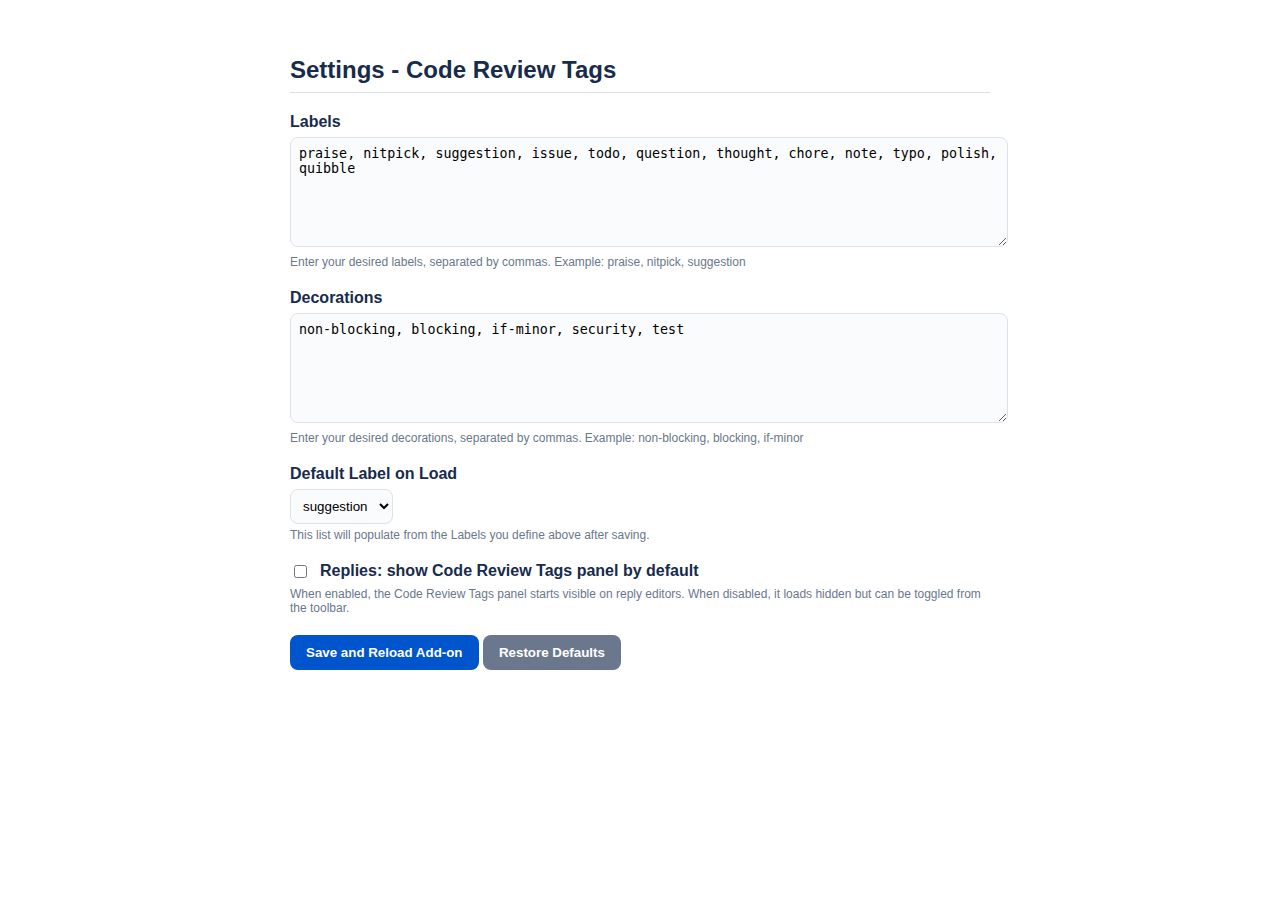
<file: src/ui/options/index.html>
<!DOCTYPE html>
<html>
  <head>
    <meta charset="UTF-8" />
    <title>Settings - Code Review Tags</title>
    <style>
      body {
        font-family: -apple-system, BlinkMacSystemFont, "Segoe UI", Roboto,
          "Helvetica Neue", Arial, sans-serif;
        padding: 16px;
        max-width: 700px;
        margin: 20px auto;
        color: #172b4d;
      }
      h2 {
        border-bottom: 1px solid #dfe1e6;
        padding-bottom: 8px;
      }
      .setting {
        margin-bottom: 20px;
      }
      label {
        display: block;
        font-weight: 600;
        margin-bottom: 6px;
      }
      textarea {
        width: 100%;
        min-height: 92px;
        border: 1px solid #dfe1e6;
        border-radius: 8px;
        padding: 8px;
        font-family: ui-monospace, SFMono-Regular, Menlo, Consolas, monospace;
        background: #fafbfc;
      }
      select {
        padding: 8px;
        border-radius: 8px;
        border: 1px solid #dfe1e6;
        background: #fafbfc;
      }
      .hint {
        font-size: 12px;
        color: #6b778c;
        margin-top: 4px;
      }
      .row {
        display: flex;
        align-items: center;
        gap: 10px;
      }
      button {
        padding: 10px 16px;
        border: none;
        border-radius: 8px;
        background-color: #0055cc;
        color: white;
        font-weight: 600;
        cursor: pointer;
      }
      button.secondary {
        background-color: #6b778c;
      }
      #status {
        margin-left: 12px;
        color: #1d7afc;
        font-weight: 600;
      }
    </style>
  </head>
  <body>
    <h2>Settings - Code Review Tags</h2>

    <div class="setting">
      <label for="custom-labels">Labels</label>
      <textarea id="custom-labels"></textarea>
      <p class="hint">
        Enter your desired labels, separated by commas. Example: praise,
        nitpick, suggestion
      </p>
    </div>

    <div class="setting">
      <label for="custom-decorations">Decorations</label>
      <textarea id="custom-decorations"></textarea>
      <p class="hint">
        Enter your desired decorations, separated by commas. Example:
        non-blocking, blocking, if-minor
      </p>
    </div>

    <div class="setting">
      <label for="default-label">Default Label on Load</label>
      <select id="default-label"></select>
      <p class="hint">
        This list will populate from the Labels you define above after saving.
      </p>
    </div>

    <div class="setting">
      <label class="row" for="replies-start-visible">
        <input type="checkbox" id="replies-start-visible" />
        Replies: show Code Review Tags panel by default
      </label>
      <p class="hint">
        When enabled, the Code Review Tags panel starts visible on reply
        editors. When disabled, it loads hidden but can be toggled from the
        toolbar.
      </p>
    </div>

    <button id="save-btn">Save and Reload Add-on</button>
    <button id="restore-btn" class="secondary">Restore Defaults</button>
    <span id="status"></span>

    <script src="index.js"></script>
  </body>
</html>
</file>
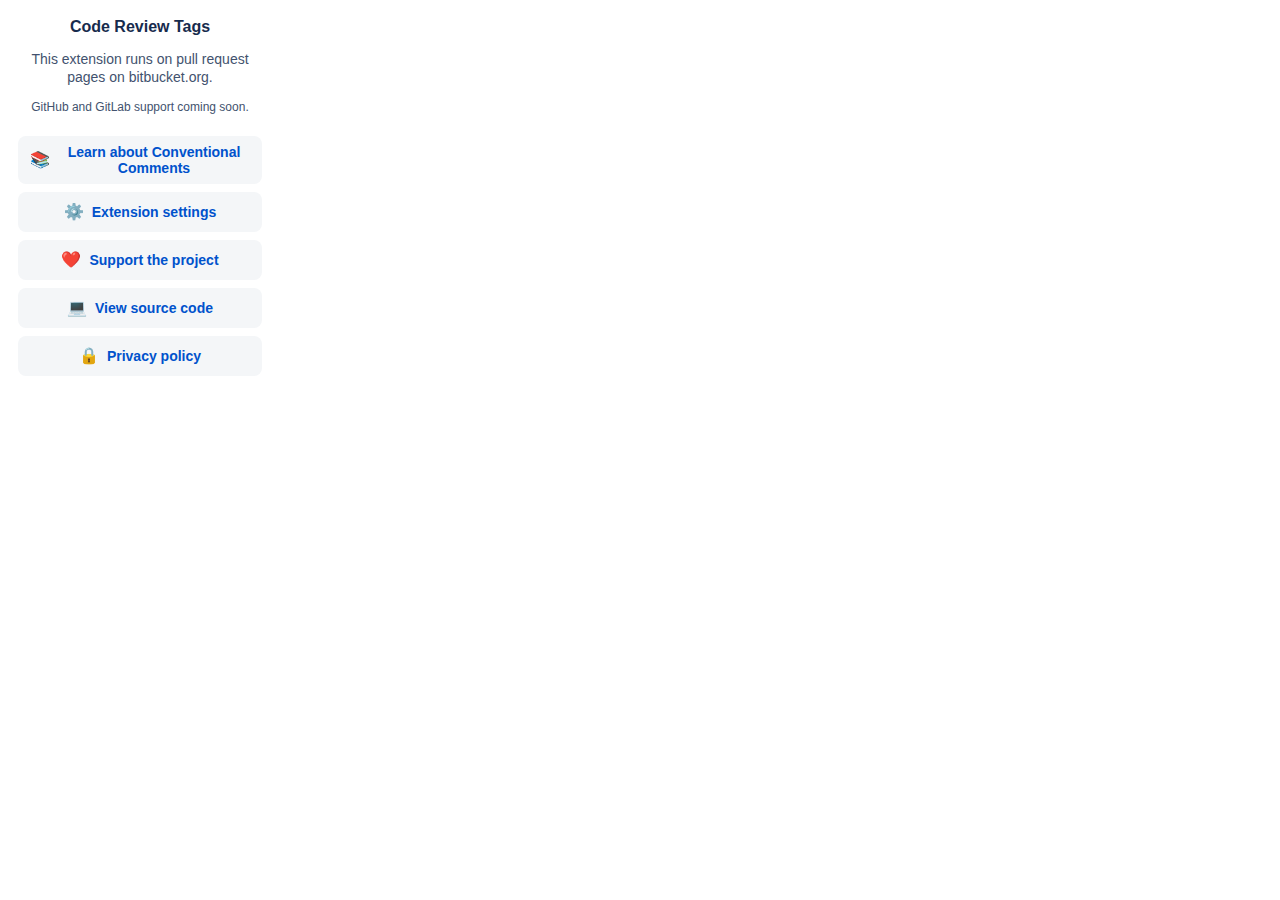
<file: src/ui/popup/index.html>
<!DOCTYPE html>
<html>
  <head>
    <meta charset="UTF-8" />
    <title>Code Review Tags</title>
    <style>
      :root {
        --bg: #fff;
        --muted: #42526e;
        --title: #172b4d;
        --accent: #0052cc;
        --btn-bg: #f4f6f8;
        --btn-hover: #e6eef8;
      }
      body {
        background: var(--bg);
        font-family: -apple-system, BlinkMacSystemFont, "Segoe UI", Roboto,
          "Helvetica Neue", Arial, sans-serif;
        font-size: 14px;
        margin: 0;
        padding: 18px;
        width: 280px;
        box-sizing: border-box;
      }
      .container {
        display: flex;
        flex-direction: column;
        align-items: center;
        text-align: center;
      }
      h3 {
        margin: 0 0 8px 0;
        color: var(--title);
        font-size: 16px;
      }
      p {
        color: var(--muted);
        margin: 6px 0;
        line-height: 1.3;
      }
      .links {
        margin-top: 14px;
        display: flex;
        flex-direction: column;
        gap: 8px;
        width: 100%;
      }
      .links a {
        display: inline-flex;
        align-items: center;
        justify-content: center;
        gap: 8px;
        width: 100%;
        min-height: 40px;
        padding: 8px 12px;
        background: var(--btn-bg);
        color: var(--accent);
        border-radius: 8px;
        text-decoration: none;
        font-weight: 600;
        text-align: center;
        box-sizing: border-box;
        margin: 0;
      }
      .links a:hover {
        background: var(--btn-hover);
        box-shadow: 0 1px 0 rgba(16, 24, 40, 0.04);
      }
      .emoji {
        font-size: 16px;
        line-height: 1;
      }
      .small {
        font-size: 12px;
        color: var(--muted);
        margin-top: 8px;
      }
    </style>
  </head>
  <body>
    <div class="container">
      <h3>Code Review Tags</h3>
      <p>This extension runs on pull request pages on bitbucket.org.</p>
      <p class="small">GitHub and GitLab support coming soon.</p>
      <div class="links">
        <a
          href="https://conventionalcomments.org/"
          target="_blank"
          rel="noopener noreferrer"
        >
          <span class="emoji">📚</span
          ><span>Learn about Conventional Comments</span>
        </a>
        <a
          href="../options/index.html"
          target="_blank"
          rel="noopener noreferrer"
        >
          <span class="emoji">⚙️</span><span>Extension settings</span>
        </a>
        <a
          href="https://github.com/sponsors/dertin"
          target="_blank"
          rel="noopener noreferrer"
        >
          <span class="emoji">❤️</span><span>Support the project</span>
        </a>
        <a
          href="https://github.com/dertin/code-review-tags"
          target="_blank"
          rel="noopener noreferrer"
        >
          <span class="emoji">💻</span><span>View source code</span>
        </a>
        <a
          href="https://dertin.github.io/code-review-tags/privacy.html"
          target="_blank"
          rel="noopener noreferrer"
        >
          <span class="emoji">🔒</span><span>Privacy policy</span>
        </a>
      </div>
      <p class="small" id="version"></p>
    </div>
    <script src="index.js"></script>
  </body>
</html>
</file>
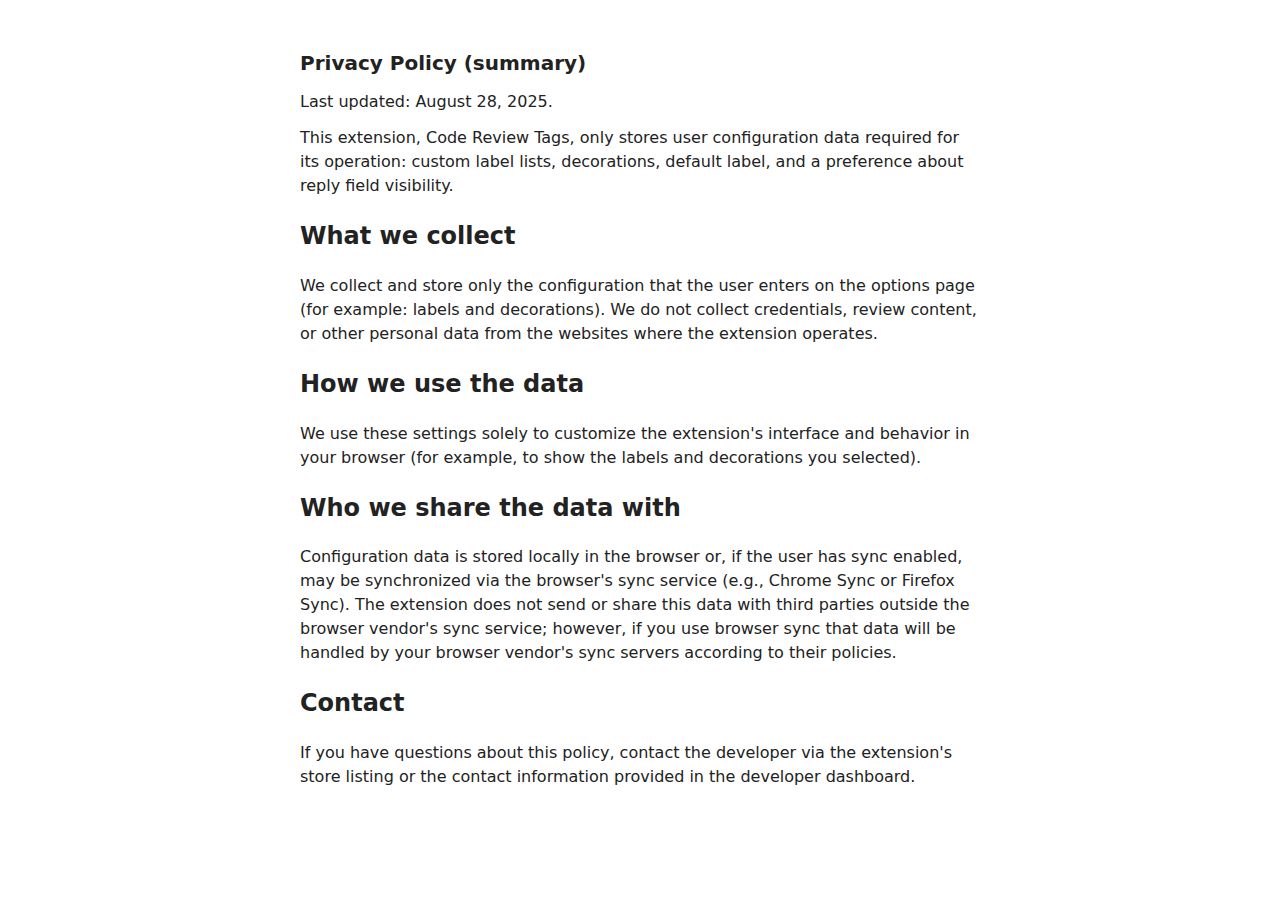
<file: docs/privacy.html>
<!doctype html>
<html lang="en">
<head>
  <meta charset="utf-8" />
  <meta name="viewport" content="width=device-width,initial-scale=1" />
  <title>Privacy Policy — Code Review Tags</title>
  <style>
    body { font-family: system-ui, -apple-system, "Segoe UI", Roboto, "Helvetica Neue", Arial; max-width: 680px; margin: 48px auto; line-height: 1.5; color: #222; padding: 0 16px; }
    h1 { font-size: 20px; margin-bottom: 8px; }
    p { margin: 12px 0; }
    small { color: #555; }
  </style>
</head>
<body>
  <h1>Privacy Policy (summary)</h1>

  <p>Last updated: August 28, 2025.</p>

  <p>
    This extension, Code Review Tags, only stores user configuration data required for its operation: custom label lists, decorations, default label, and a preference about reply field visibility.
  </p>

  <h2>What we collect</h2>
  <p>We collect and store only the configuration that the user enters on the options page (for example: labels and decorations). We do not collect credentials, review content, or other personal data from the websites where the extension operates.</p>

  <h2>How we use the data</h2>
  <p>We use these settings solely to customize the extension's interface and behavior in your browser (for example, to show the labels and decorations you selected).</p>

  <h2>Who we share the data with</h2>
  <p>Configuration data is stored locally in the browser or, if the user has sync enabled, may be synchronized via the browser's sync service (e.g., Chrome Sync or Firefox Sync). The extension does not send or share this data with third parties outside the browser vendor's sync service; however, if you use browser sync that data will be handled by your browser vendor's sync servers according to their policies.</p>

  <h2>Contact</h2>
  <p>If you have questions about this policy, contact the developer via the extension's store listing or the contact information provided in the developer dashboard.</p>
</body>
</html>
</file>
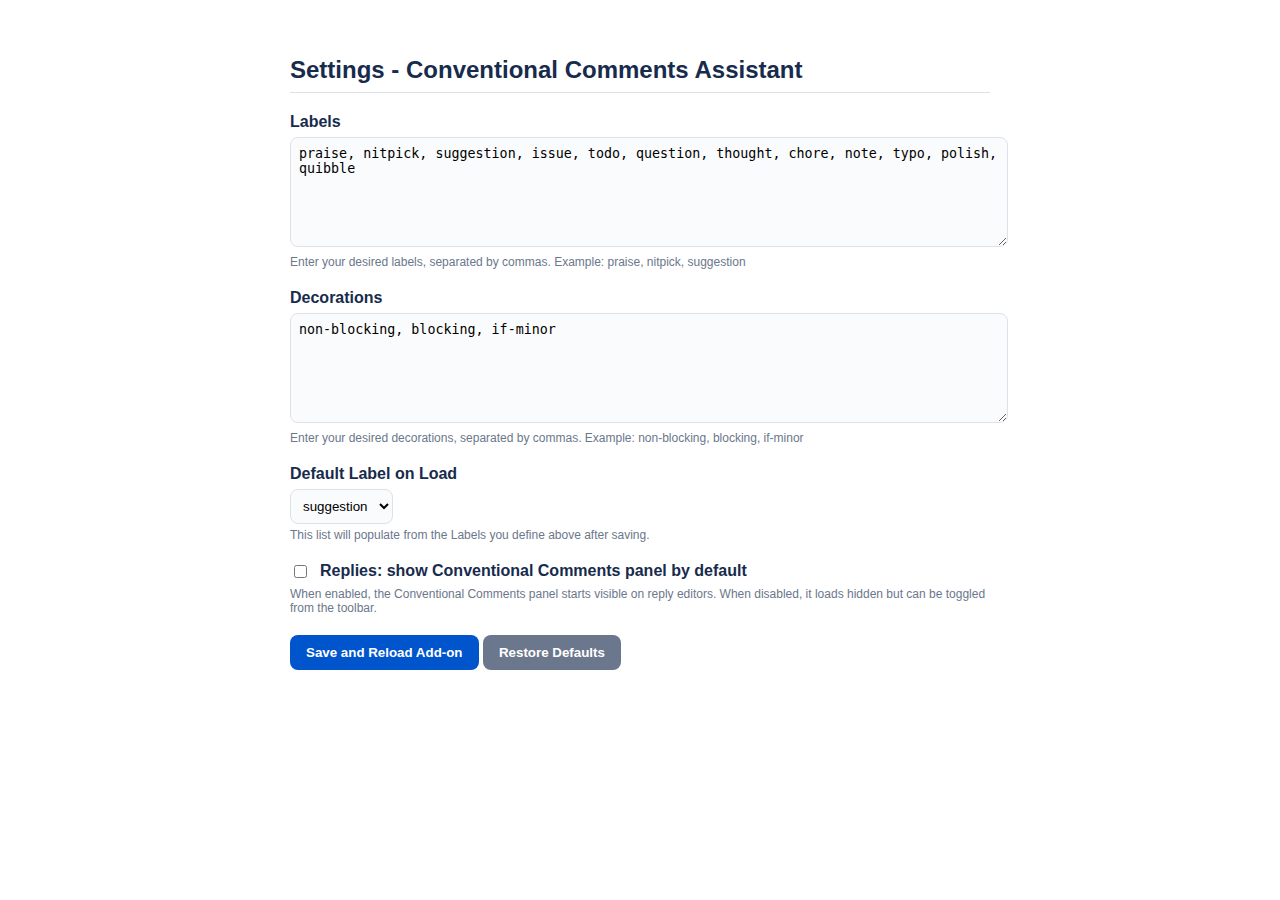
<file: src/options.html>
<!DOCTYPE html>
<html>
  <head>
    <meta charset="UTF-8" />
    <title>Settings - Conventional Comments Assistant</title>
    <style>
      body {
        font-family: -apple-system, BlinkMacSystemFont, "Segoe UI", Roboto,
          "Helvetica Neue", Arial, sans-serif;
        padding: 16px;
        max-width: 700px;
        margin: 20px auto;
        color: #172b4d;
      }
      h2 {
        border-bottom: 1px solid #dfe1e6;
        padding-bottom: 8px;
      }
      .setting {
        margin-bottom: 20px;
      }
      label {
        display: block;
        font-weight: 600;
        margin-bottom: 6px;
      }
      textarea {
        width: 100%;
        min-height: 92px;
        border: 1px solid #dfe1e6;
        border-radius: 8px;
        padding: 8px;
        font-family: ui-monospace, SFMono-Regular, Menlo, Consolas, monospace;
        background: #fafbfc;
      }
      select {
        padding: 8px;
        border-radius: 8px;
        border: 1px solid #dfe1e6;
        background: #fafbfc;
      }
      .hint {
        font-size: 12px;
        color: #6b778c;
        margin-top: 4px;
      }
      .row {
        display: flex;
        align-items: center;
        gap: 10px;
      }
      button {
        padding: 10px 16px;
        border: none;
        border-radius: 8px;
        background-color: #0055CC;
        color: white;
        font-weight: 600;
        cursor: pointer;
      }
      button.secondary {
        background-color: #6b778c;
      }
      #status {
        margin-left: 12px;
        color: #1D7AFC;
        font-weight: 600;
      }
    </style>
  </head>
  <body>
    <h2>Settings - Conventional Comments Assistant</h2>

    <div class="setting">
      <label for="custom-labels">Labels</label>
      <textarea id="custom-labels"></textarea>
      <p class="hint">
        Enter your desired labels, separated by commas. Example: praise,
        nitpick, suggestion
      </p>
    </div>

    <div class="setting">
      <label for="custom-decorations">Decorations</label>
      <textarea id="custom-decorations"></textarea>
      <p class="hint">
        Enter your desired decorations, separated by commas. Example:
        non-blocking, blocking, if-minor
      </p>
    </div>

    <div class="setting">
      <label for="default-label">Default Label on Load</label>
      <select id="default-label"></select>
      <p class="hint">
        This list will populate from the Labels you define above after saving.
      </p>
    </div>

    <div class="setting">
      <label class="row" for="replies-start-visible">
        <input type="checkbox" id="replies-start-visible" />
        Replies: show Conventional Comments panel by default
      </label>
      <p class="hint">
        When enabled, the Conventional Comments panel starts visible on reply editors. When
        disabled, it loads hidden but can be toggled from the toolbar.
      </p>
    </div>

    <button id="save-btn">Save and Reload Add-on</button>
    <button id="restore-btn" class="secondary">Restore Defaults</button>
    <span id="status"></span>

    <script src="options.js"></script>
  </body>
</html>
</file>
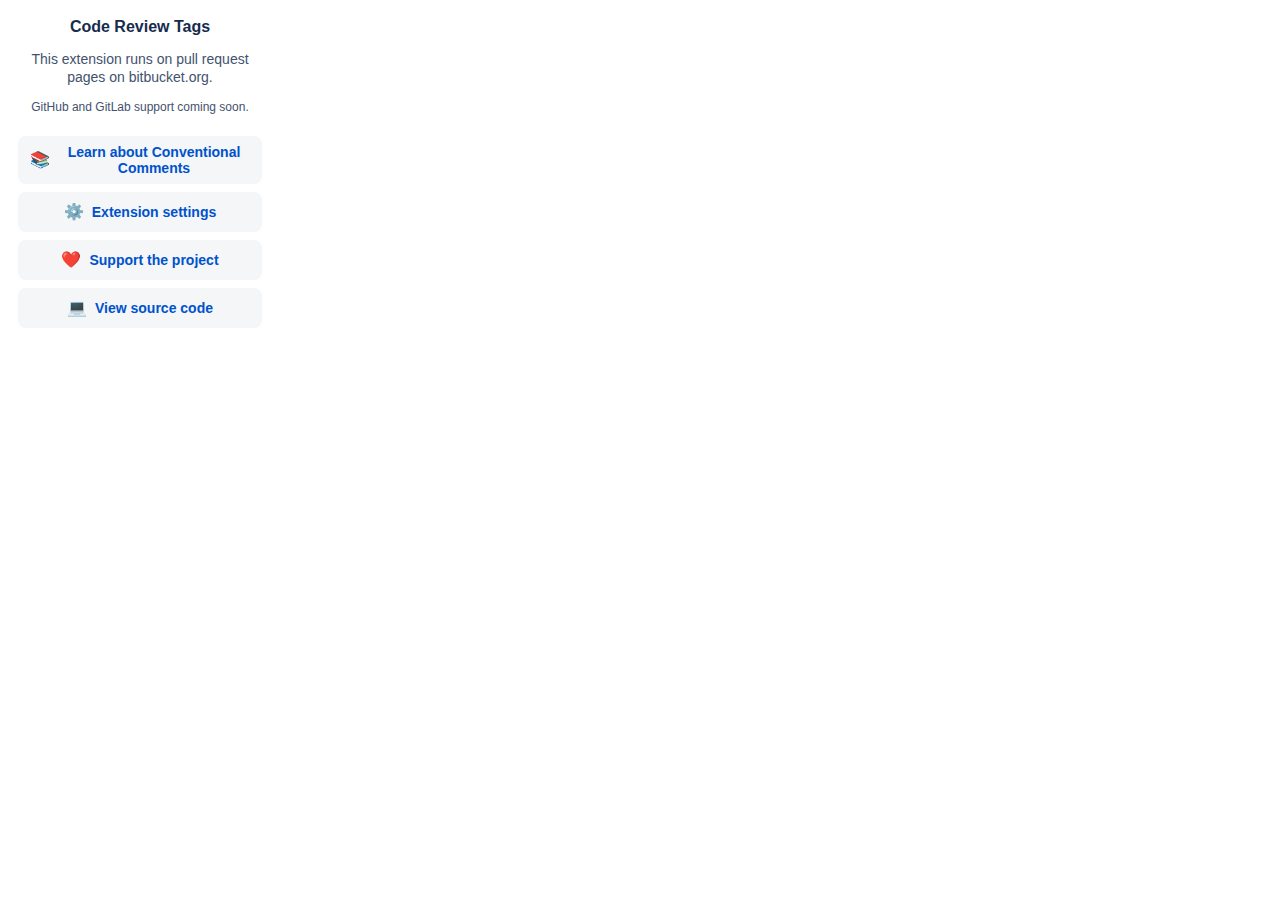
<file: src/popup.html>
<!DOCTYPE html>
<html>
<head>
  <meta charset="UTF-8">
  <title>Code Review Tags</title>
  <style>
    :root{
      --bg:#fff;
      --muted:#42526E;
      --title:#172B4D;
      --accent:#0052CC;
      --btn-bg:#F4F6F8;
      --btn-hover:#E6EEF8;
    }
    body{
      background:var(--bg);
      font-family:-apple-system,BlinkMacSystemFont,"Segoe UI",Roboto,"Helvetica Neue",Arial,sans-serif;
      font-size:14px;
      margin:0;
      padding:18px;
      width:280px;
      box-sizing:border-box;
    }
    .container{ display:flex; flex-direction:column; align-items:center; text-align:center; }
    h3{ margin:0 0 8px 0; color:var(--title); font-size:16px; }
    p{ color:var(--muted); margin:6px 0; line-height:1.3; }
    .links{ margin-top:14px; display:flex; flex-direction:column; gap:8px; width:100%; }
    .links a{
      display:inline-flex;
      align-items:center;
      justify-content:center;
      gap:8px;
      width:100%;
      min-height:40px;
      padding:8px 12px;
      background:var(--btn-bg);
      color:var(--accent);
      border-radius:8px;
      text-decoration:none;
      font-weight:600;
      text-align:center;
      box-sizing:border-box;
      margin:0;
    }
    .links a:hover{ background:var(--btn-hover); box-shadow:0 1px 0 rgba(16,24,40,0.04); }
    .emoji{ font-size:16px; line-height:1; }
    .small{ font-size:12px; color:var(--muted); margin-top:8px; }
  </style>
</head>
<body>
  <div class="container">
    <h3>Code Review Tags</h3>
    <p>This extension runs on pull request pages on bitbucket.org.</p>
    <p class="small">GitHub and GitLab support coming soon.</p>
    <div class="links">
      <a href="https://conventionalcomments.org/" target="_blank" rel="noopener noreferrer">
        <span class="emoji">📚</span><span>Learn about Conventional Comments</span>
      </a>
      <a href="options.html" target="_blank" rel="noopener noreferrer">
        <span class="emoji">⚙️</span><span>Extension settings</span>
      </a>
      <a href="https://github.com/sponsors/dertin" target="_blank" rel="noopener noreferrer">
        <span class="emoji">❤️</span><span>Support the project</span>
      </a>
      <a href="https://github.com/dertin/code-review-tags" target="_blank" rel="noopener noreferrer">
        <span class="emoji">💻</span><span>View source code</span>
      </a>
    </div>
  </div>
</body>
</html>
</file>
